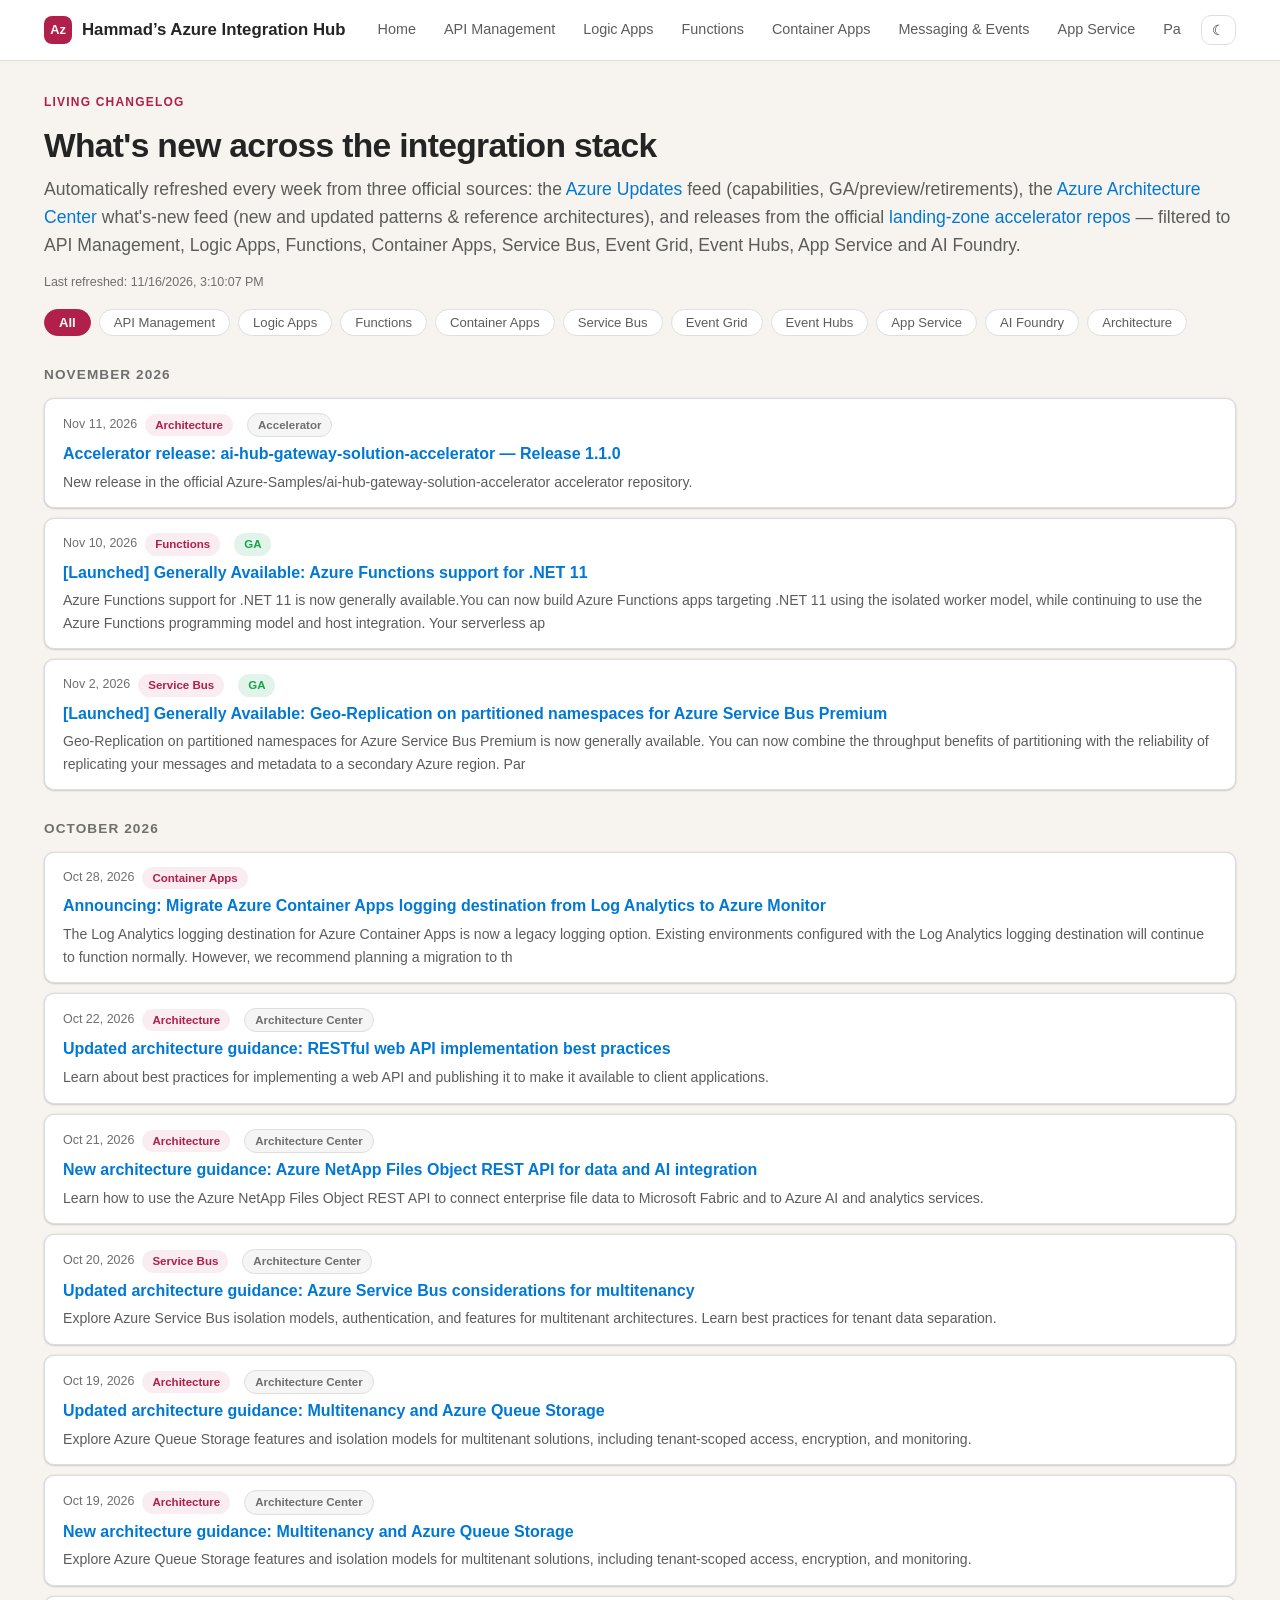
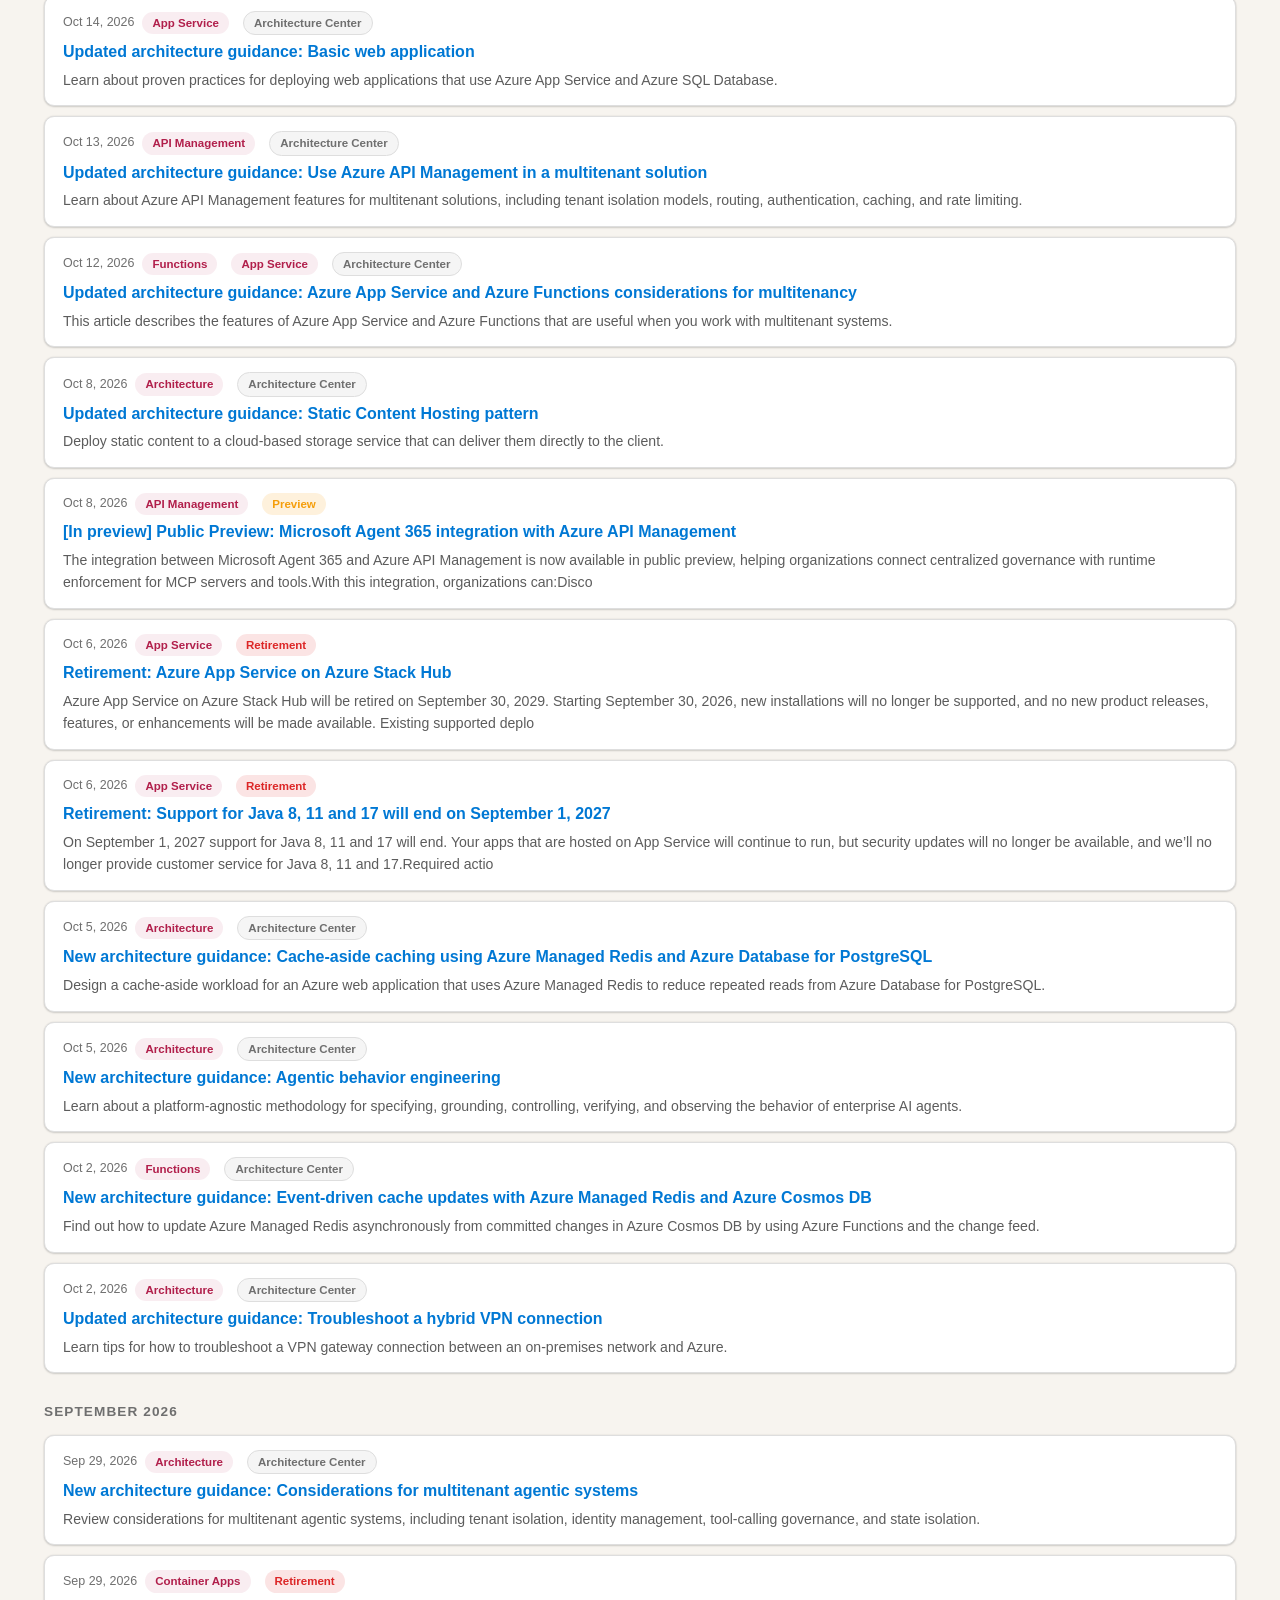
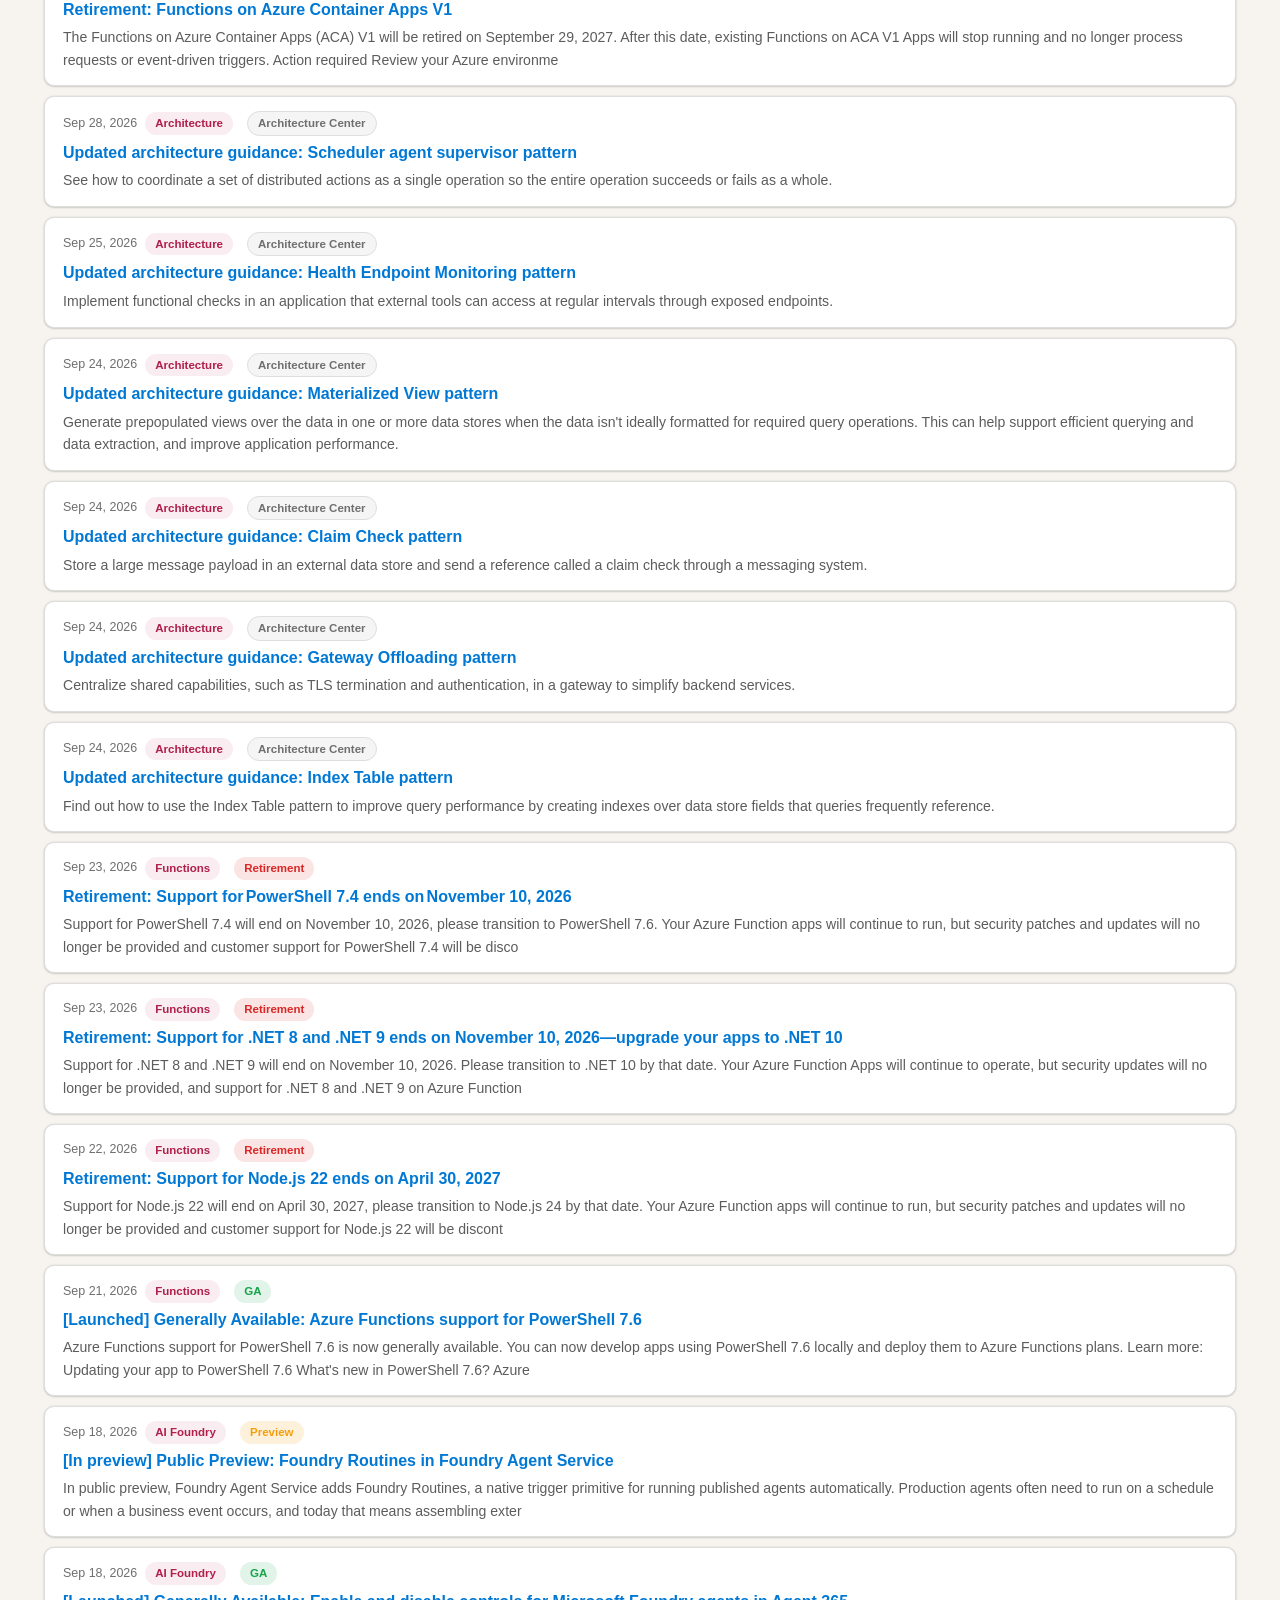
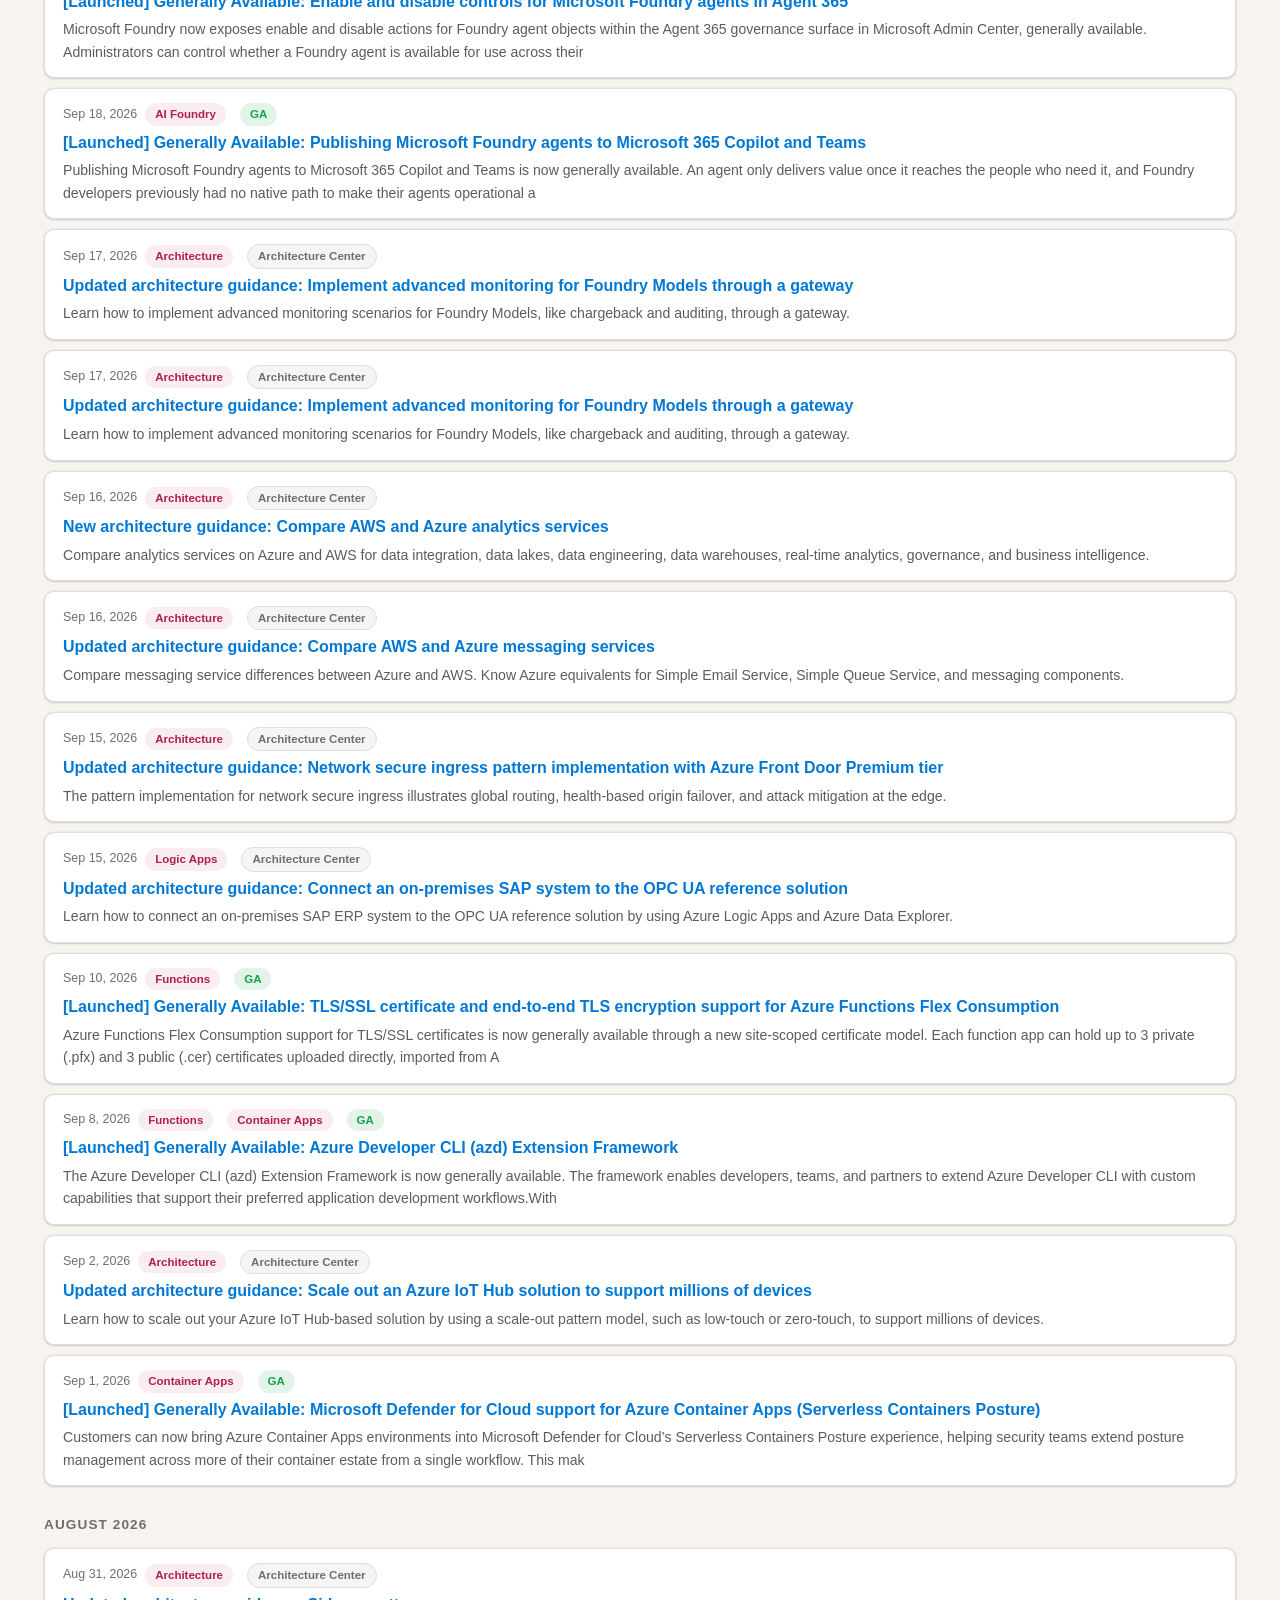
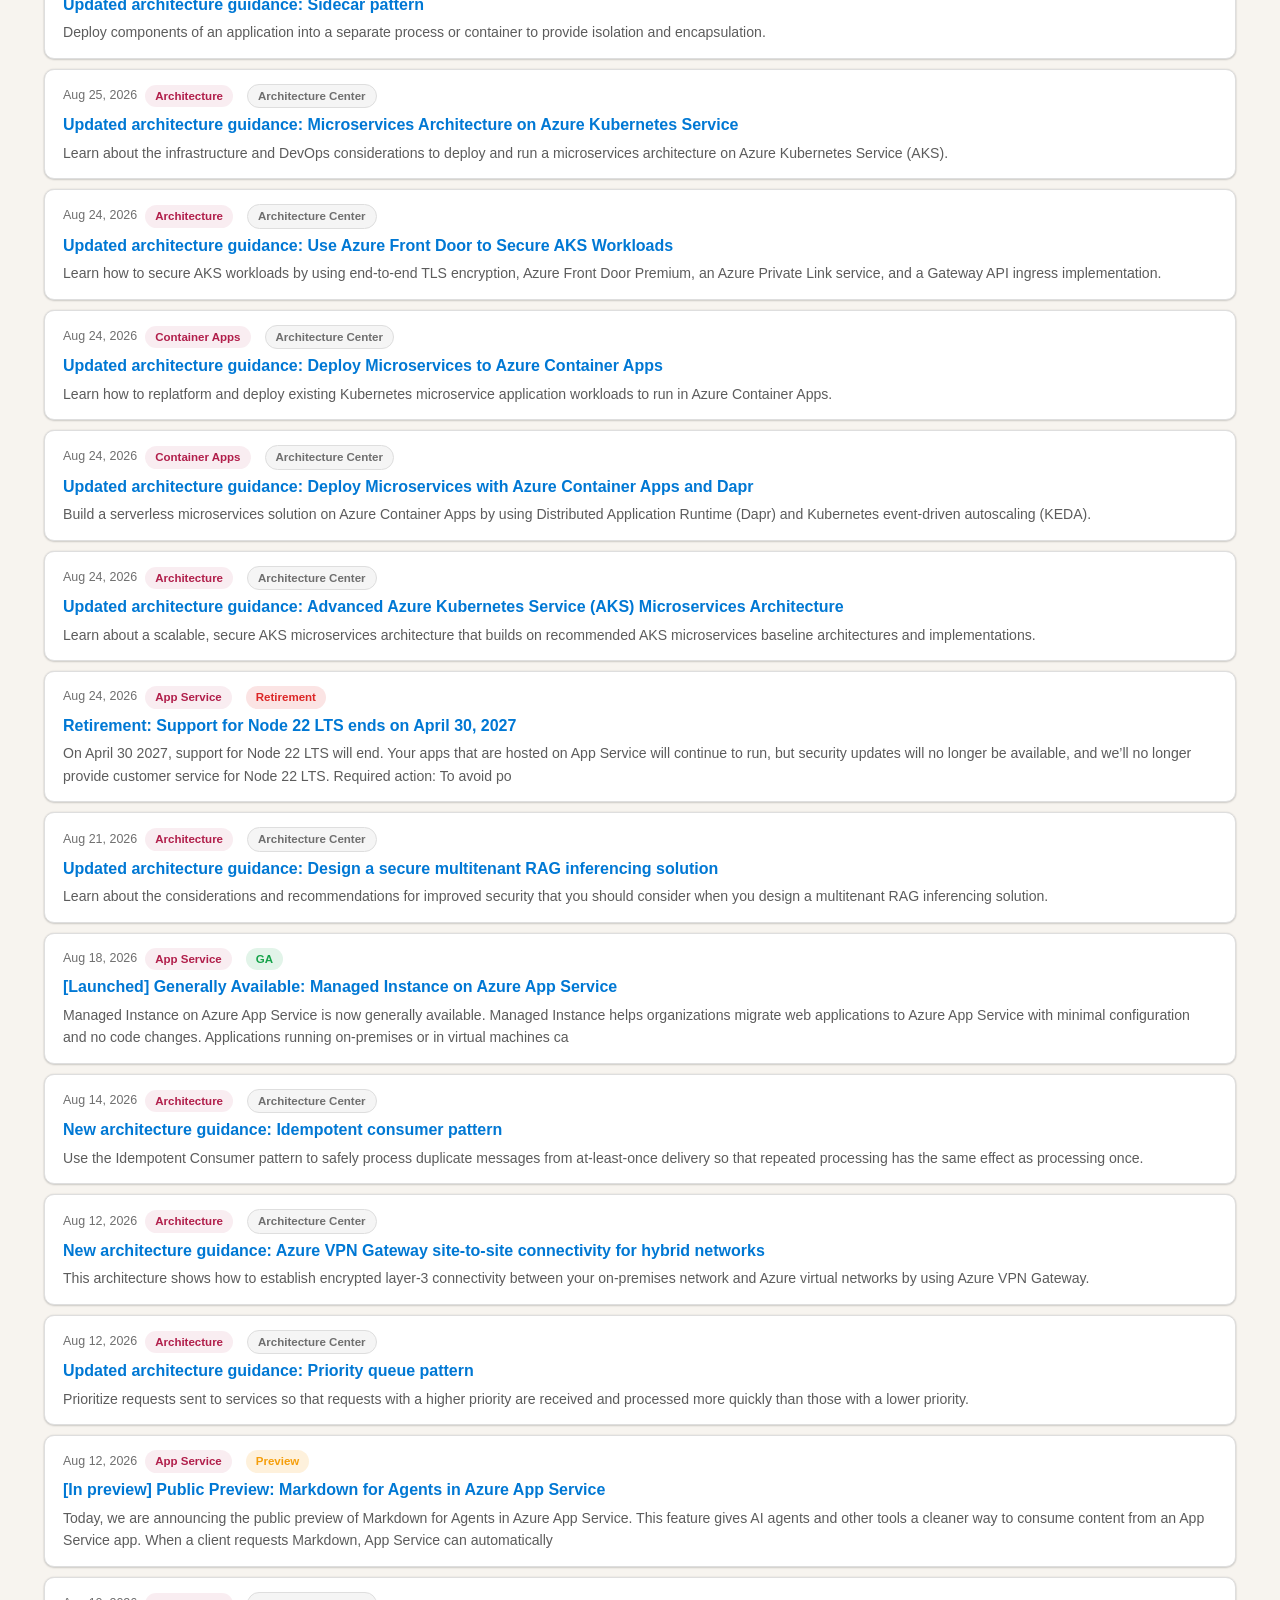
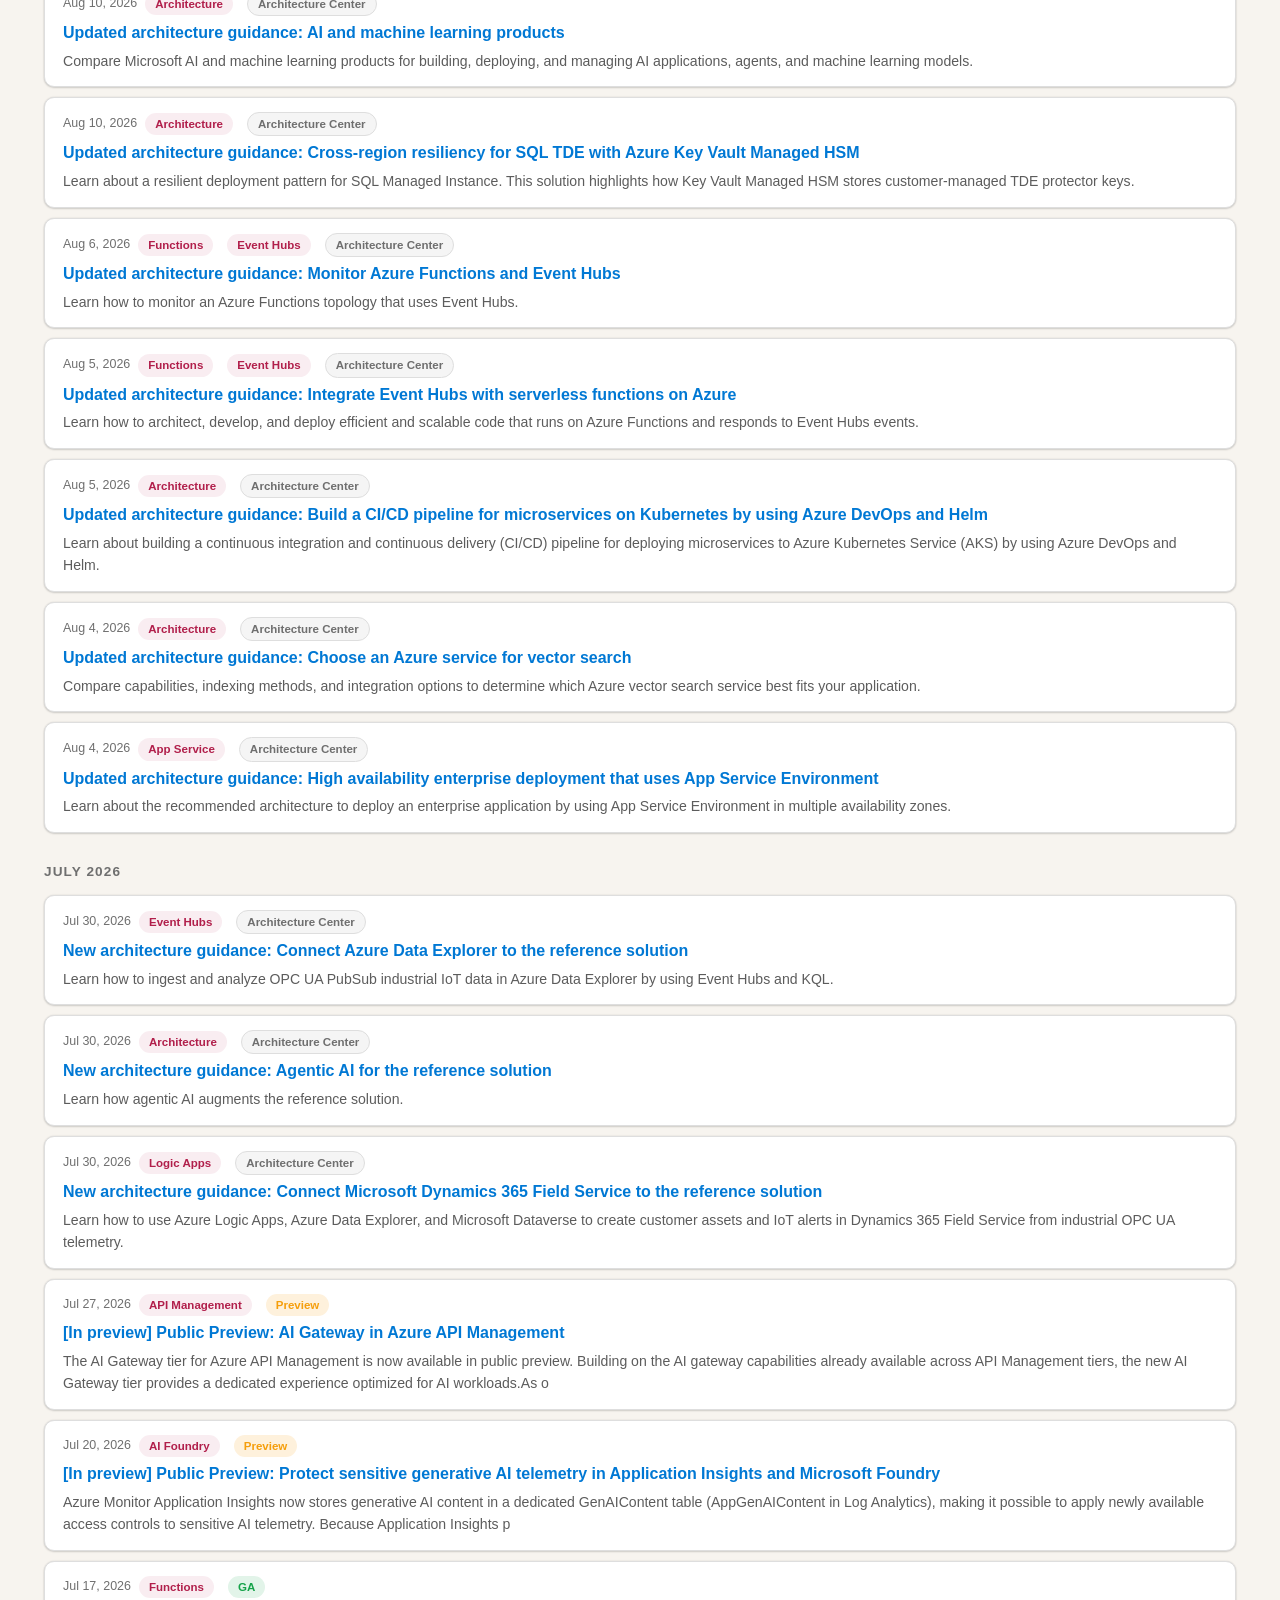
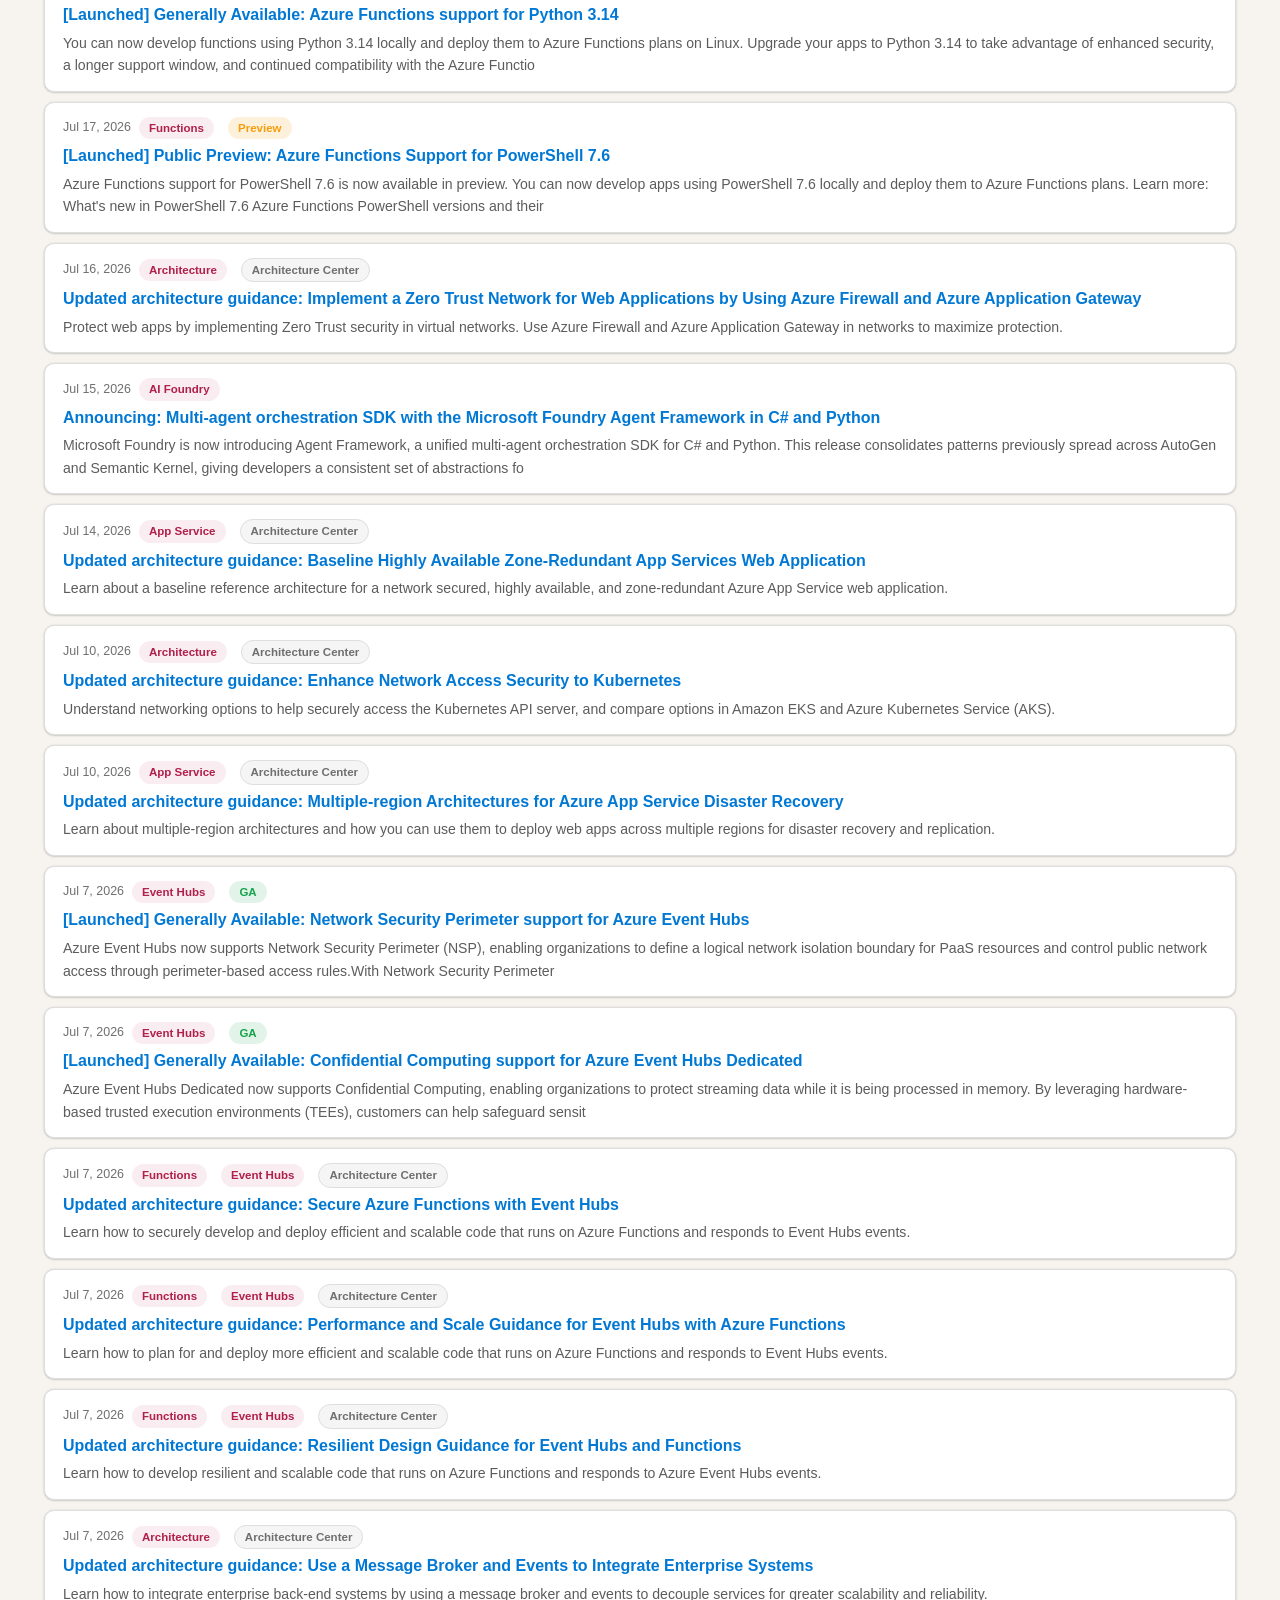
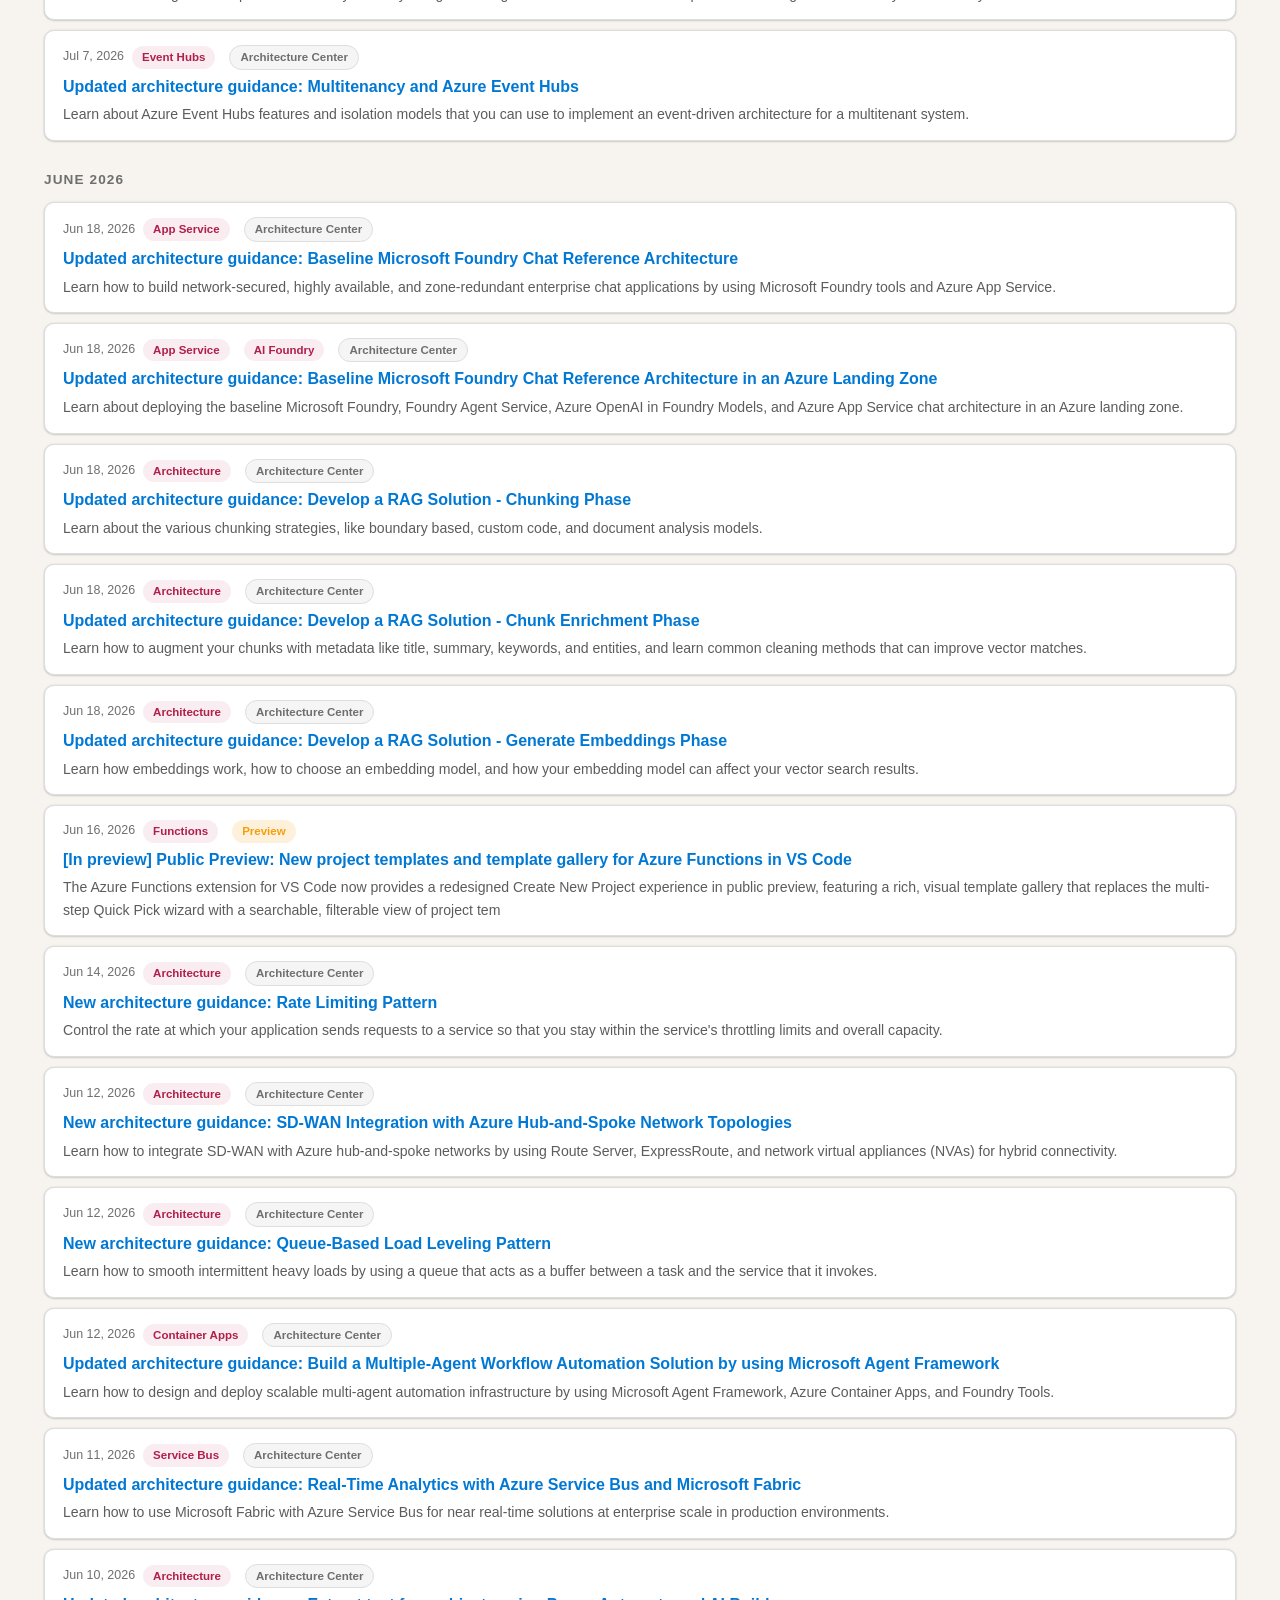
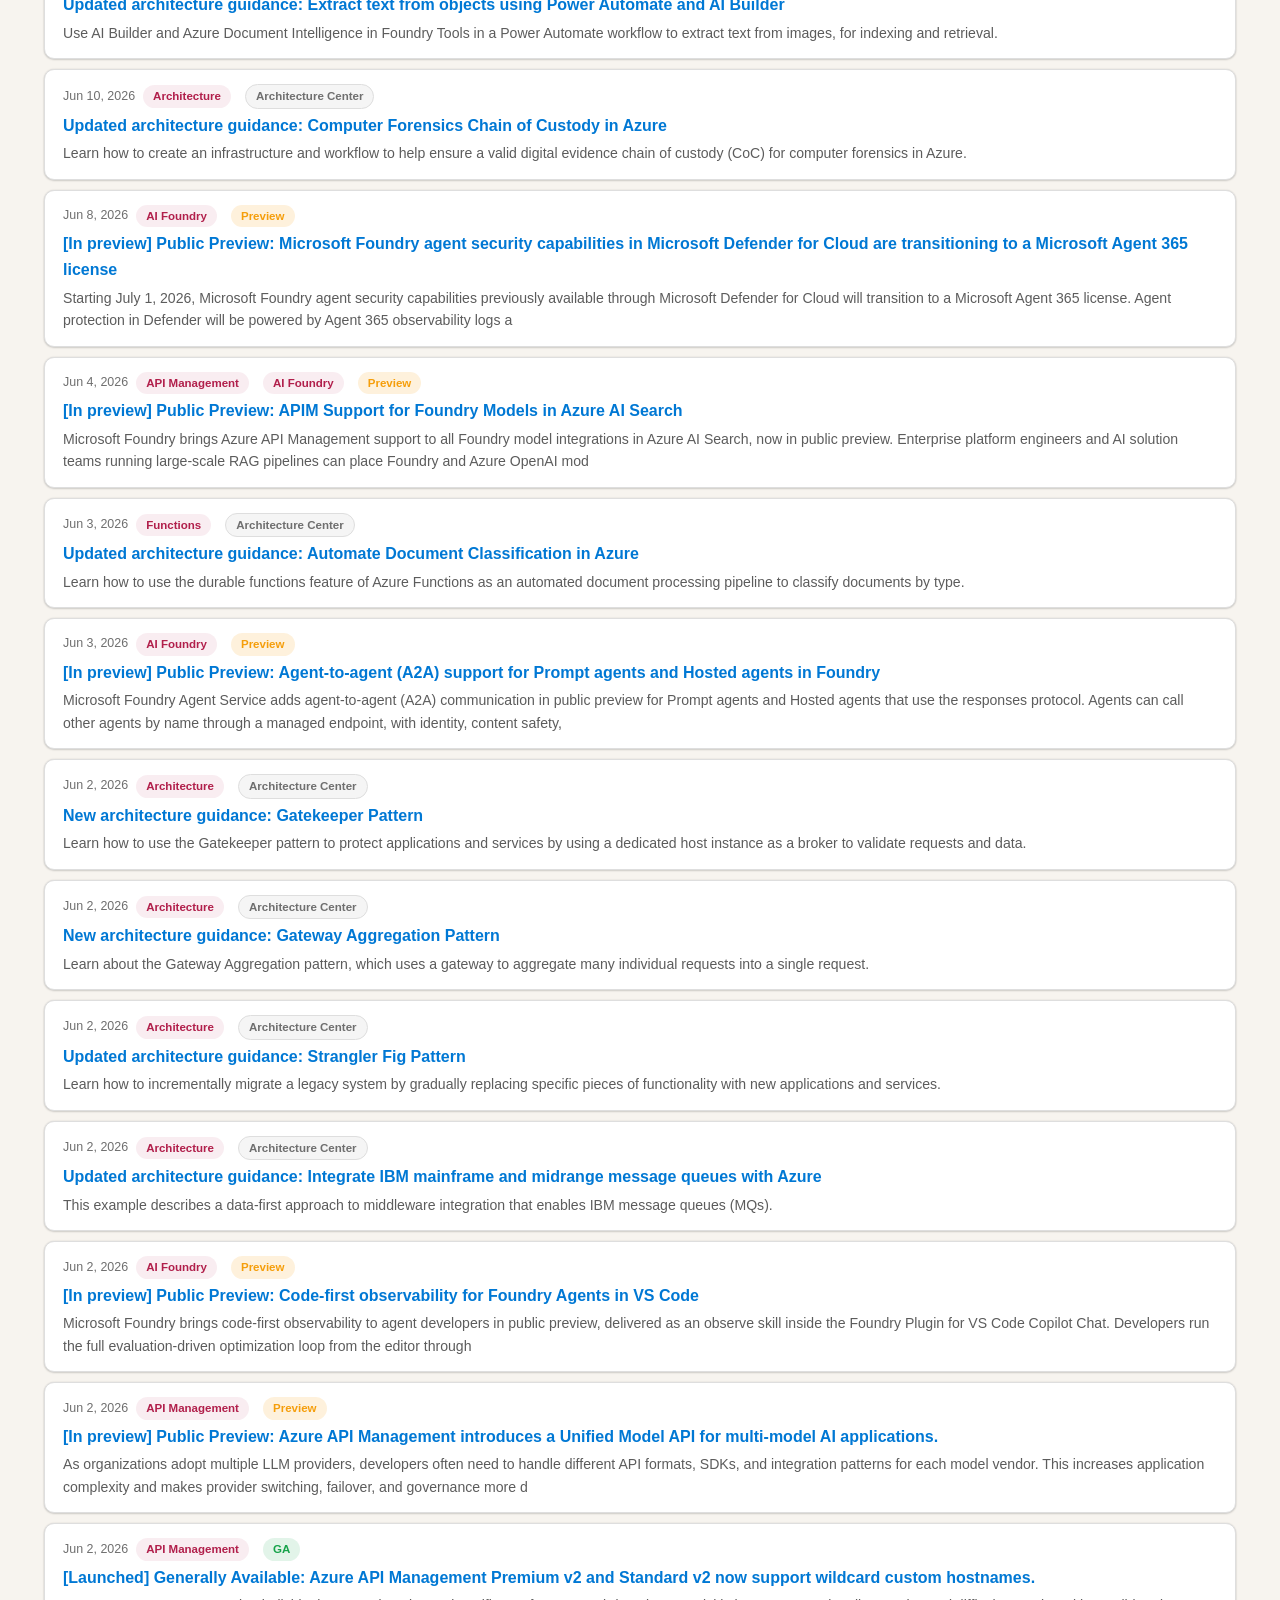
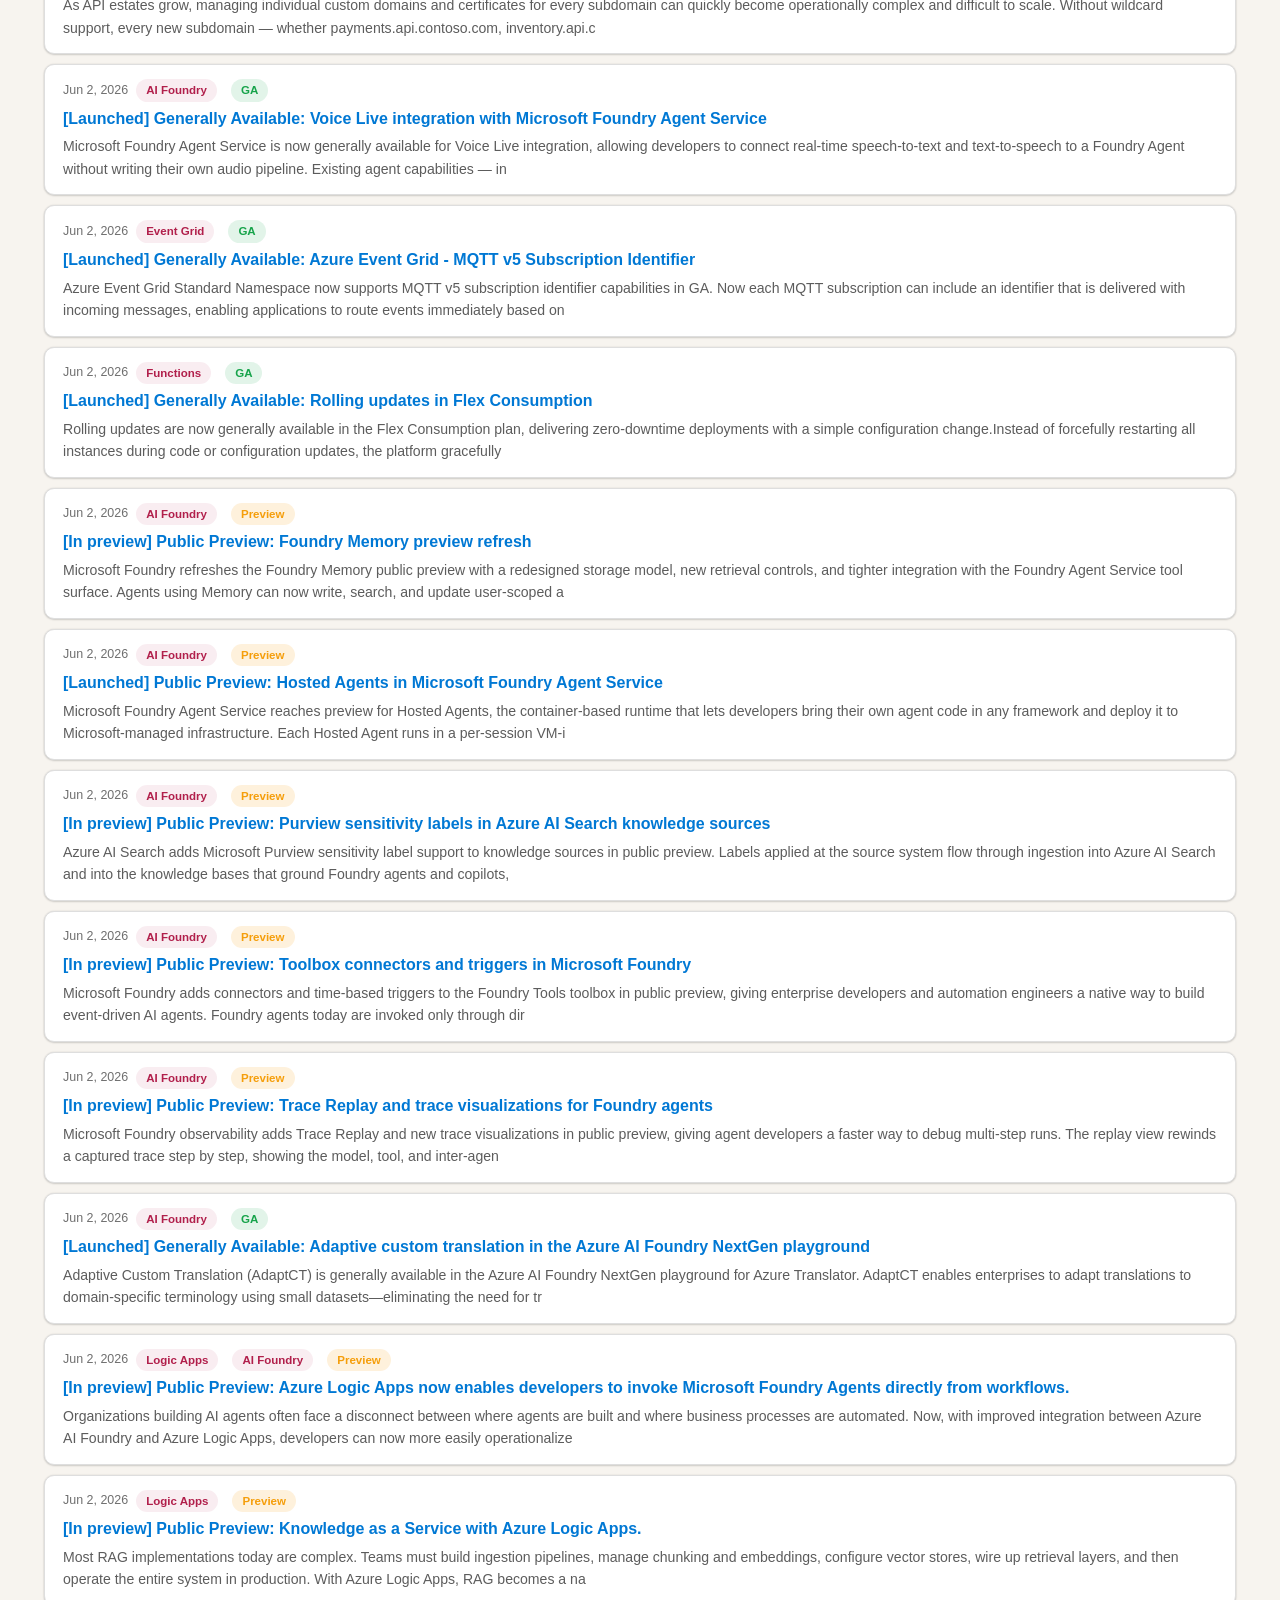
<file: changelog.html>
<!DOCTYPE html>
<html lang="en">
<head>
<meta charset="utf-8">
<meta name="viewport" content="width=device-width, initial-scale=1">
<title>Changelog — Hammad's Azure Integration Hub</title>
<meta name="description" content="Living changelog of Azure API Management, Logic Apps, Functions, Container Apps, Service Bus, Event Grid, Event Hubs and App Service updates, refreshed weekly.">
<script>
  (() => {
    const param = new URLSearchParams(window.location.search).get("clawpilotTheme");
    let stored = null;
    try { stored = localStorage.getItem("cpTheme"); } catch (e) {}
    const theme = param || stored || (window.matchMedia("(prefers-color-scheme: dark)").matches ? "dark" : "light");
    document.documentElement.setAttribute("data-theme", theme);
  })();
</script>
<link rel="stylesheet" href="assets/site.css">
<script src="assets/site.js" defer></script>
</head>
<body>
<main class="page no-toc">
  <div class="content">

    <p class="eyebrow">Living changelog</p>
    <h1>What's new across the integration stack</h1>
    <p class="lede">Automatically refreshed every week from three official sources: the <a href="https://azure.microsoft.com/updates/" target="_blank" rel="noopener">Azure Updates</a> feed (capabilities, GA/preview/retirements), the <a href="https://learn.microsoft.com/azure/architecture/changelog" target="_blank" rel="noopener">Azure Architecture Center</a> what's-new feed (new and updated patterns &amp; reference architectures), and releases from the official <a href="patterns.html#accelerators">landing-zone accelerator repos</a> — filtered to API Management, Logic Apps, Functions, Container Apps, Service Bus, Event Grid, Event Hubs, App Service and AI Foundry.</p>
    <p class="updated-stamp" id="changelog-updated">Loading…</p>

    <div class="changelog-controls" id="changelog-filters"></div>
    <div id="changelog-list"><p class="updated-stamp">Loading changelog…</p></div>

  </div>
</main>
</body>
</html>
</file>
<file: assets/site.css>
:root {
  color-scheme: light;
  --cp-bg: #f7f4ef;
  --cp-bg-elevated: #fcfbf8;
  --cp-surface: #ffffff;
  --cp-surface-soft: #f5f5f5;
  --cp-border: #dedede;
  --cp-border-strong: #919191;
  --cp-text: #242424;
  --cp-text-muted: #5c5c5c;
  --cp-text-soft: #6f6f6f;
  --cp-accent: #b11f4b;
  --cp-accent-hover: #9a1a41;
  --cp-accent-soft: rgba(177, 31, 75, 0.08);
  --cp-accent-fg: #ffffff;
  --cp-success: #16a34a;
  --cp-danger: #dc2626;
  --cp-warning: #f59e0b;
  --cp-link: #0078d4;
  --cp-shadow: 0 18px 48px rgba(0, 0, 0, 0.12);
  --cp-overlay: rgba(255, 255, 255, 0.8);
  --cp-panel: rgba(255, 255, 255, 0.86);
  --cp-panel-strong: rgba(255, 255, 255, 0.96);
  --cp-sheen: rgba(255, 255, 255, 0.55);
  --cp-highlight: rgba(177, 31, 75, 0.12);
}
html[data-theme="dark"] {
  color-scheme: dark;
  --cp-bg: #3d3b3a;
  --cp-bg-elevated: #343231;
  --cp-surface: #292929;
  --cp-surface-soft: #2e2e2e;
  --cp-border: #474747;
  --cp-border-strong: #5f5f5f;
  --cp-text: #dedede;
  --cp-text-muted: #919191;
  --cp-text-soft: #b0b0b0;
  --cp-accent: #fd8ea1;
  --cp-accent-hover: #fb7b91;
  --cp-accent-soft: rgba(253, 142, 161, 0.14);
  --cp-accent-fg: #1a1a1a;
  --cp-success: #4ade80;
  --cp-danger: #f87171;
  --cp-warning: #fbbf24;
  --cp-link: #4da6ff;
  --cp-shadow: 0 18px 48px rgba(0, 0, 0, 0.32);
  --cp-overlay: rgba(41, 41, 41, 0.88);
  --cp-panel: rgba(41, 41, 41, 0.72);
  --cp-panel-strong: rgba(41, 41, 41, 0.96);
  --cp-sheen: rgba(255, 255, 255, 0.04);
  --cp-highlight: rgba(253, 142, 161, 0.12);
}

* { box-sizing: border-box; }

html { scroll-behavior: smooth; }

body {
  margin: 0;
  background: var(--cp-bg);
  color: var(--cp-text);
  font-family: "Segoe UI", Aptos, Calibri, -apple-system, BlinkMacSystemFont, sans-serif;
  font-size: 16px;
  line-height: 1.6;
}

code, pre, .mono {
  font-family: Consolas, "Courier New", Courier, monospace;
}

a { color: var(--cp-link); text-decoration: none; }
a:hover { text-decoration: underline; }

/* ---------- Header ---------- */
.site-header {
  position: sticky;
  top: 0;
  z-index: 50;
  background: var(--cp-panel-strong);
  backdrop-filter: blur(8px);
  border-bottom: 1px solid var(--cp-border);
}
.site-header .inner {
  max-width: 1240px;
  margin: 0 auto;
  padding: 0 24px;
  display: flex;
  align-items: center;
  gap: 20px;
  height: 60px;
}
.brand {
  display: flex;
  align-items: center;
  gap: 10px;
  font-weight: 700;
  font-size: 1.05rem;
  color: var(--cp-text) !important;
  white-space: nowrap;
}
.brand:hover { text-decoration: none; }
.brand .logo {
  width: 28px; height: 28px;
  border-radius: 8px;
  background: var(--cp-accent);
  color: var(--cp-accent-fg);
  display: inline-flex;
  align-items: center;
  justify-content: center;
  font-size: 0.8rem;
  font-weight: 800;
}
.site-nav {
  display: flex;
  gap: 4px;
  overflow-x: auto;
  flex: 1;
}
.site-nav a {
  padding: 6px 12px;
  border-radius: 0.625rem;
  color: var(--cp-text-muted);
  font-size: 0.9rem;
  font-weight: 500;
  white-space: nowrap;
}
.site-nav a:hover { background: var(--cp-surface-soft); color: var(--cp-text); text-decoration: none; }
.site-nav a.active { background: var(--cp-accent-soft); color: var(--cp-accent); font-weight: 600; }

.theme-toggle {
  border: 1px solid var(--cp-border);
  background: var(--cp-surface);
  color: var(--cp-text);
  border-radius: 0.625rem;
  padding: 6px 10px;
  cursor: pointer;
  font-size: 0.85rem;
}
.theme-toggle:hover { border-color: var(--cp-border-strong); }

/* ---------- Layout ---------- */
.page {
  max-width: 1240px;
  margin: 0 auto;
  padding: 32px 24px 80px;
  display: grid;
  grid-template-columns: 220px 1fr;
  gap: 40px;
}
.page.no-toc { grid-template-columns: 1fr; }

.toc {
  position: sticky;
  top: 84px;
  align-self: start;
  font-size: 0.85rem;
  max-height: calc(100vh - 110px);
  overflow-y: auto;
}
.toc h4 {
  margin: 0 0 8px;
  font-size: 0.75rem;
  text-transform: uppercase;
  letter-spacing: 0.08em;
  color: var(--cp-text-soft);
}
.toc a {
  display: block;
  padding: 4px 10px;
  color: var(--cp-text-muted);
  border-left: 2px solid var(--cp-border);
}
.toc a:hover { color: var(--cp-accent); border-left-color: var(--cp-accent); text-decoration: none; }

@media (max-width: 900px) {
  .page { grid-template-columns: 1fr; }
  .toc { display: none; }
}

/* ---------- Typography ---------- */
.content h1 {
  font-size: 2.1rem;
  line-height: 1.2;
  margin: 0 0 8px;
  letter-spacing: -0.02em;
}
.content h2 {
  font-size: 1.45rem;
  margin: 44px 0 14px;
  padding-bottom: 8px;
  border-bottom: 1px solid var(--cp-border);
  letter-spacing: -0.01em;
}
.content h3 { font-size: 1.15rem; margin: 28px 0 10px; }
.content p { margin: 0 0 14px; }
.lede {
  font-size: 1.1rem;
  color: var(--cp-text-muted);
  margin-bottom: 24px;
}
.eyebrow {
  text-transform: uppercase;
  letter-spacing: 0.1em;
  font-size: 0.75rem;
  font-weight: 700;
  color: var(--cp-accent);
  margin: 0 0 6px;
}

/* ---------- Cards & grids ---------- */
.card-grid {
  display: grid;
  grid-template-columns: repeat(auto-fill, minmax(280px, 1fr));
  gap: 16px;
  margin: 16px 0;
}
.card {
  background: var(--cp-surface);
  border: 1px solid var(--cp-border);
  border-radius: 16px;
  padding: 18px 20px;
  box-shadow: 0 0 2px rgba(0,0,0,0.12), 0 1px 2px rgba(0,0,0,0.14);
}
.card h3, .card h4 { margin: 0 0 6px; font-size: 1.02rem; }
.card p { margin: 0; font-size: 0.9rem; color: var(--cp-text-muted); }
.card .card-kicker {
  font-size: 0.72rem;
  text-transform: uppercase;
  letter-spacing: 0.08em;
  color: var(--cp-accent);
  font-weight: 700;
  margin-bottom: 4px;
}
a.card { display: block; color: inherit; }
a.card:hover { text-decoration: none; border-color: var(--cp-accent); }

/* ---------- Hero (index) ---------- */
.hero {
  background: var(--cp-surface);
  border: 1px solid var(--cp-border);
  border-radius: 16px;
  padding: 40px;
  margin-bottom: 32px;
  box-shadow: 0 0 2px rgba(0,0,0,0.12), 0 1px 2px rgba(0,0,0,0.14);
}
.hero h1 { font-size: 2.3rem; margin: 0 0 10px; letter-spacing: -0.02em; }
.hero p { max-width: 720px; }

/* ---------- Tables ---------- */
table {
  width: 100%;
  border-collapse: collapse;
  margin: 16px 0;
  font-size: 0.9rem;
  background: var(--cp-surface);
  border: 1px solid var(--cp-border);
  border-radius: 0.625rem;
  overflow: hidden;
}
th, td {
  text-align: left;
  padding: 10px 14px;
  border-bottom: 1px solid var(--cp-border);
  vertical-align: top;
}
th {
  background: var(--cp-surface-soft);
  font-size: 0.78rem;
  text-transform: uppercase;
  letter-spacing: 0.06em;
  color: var(--cp-text-soft);
}
tr:last-child td { border-bottom: none; }

/* ---------- Badges / pills ---------- */
.pill {
  display: inline-block;
  padding: 2px 10px;
  border-radius: 999px;
  font-size: 0.72rem;
  font-weight: 600;
  background: var(--cp-accent-soft);
  color: var(--cp-accent);
  margin-right: 6px;
  white-space: nowrap;
}
.pill.ga { background: rgba(22, 163, 74, 0.12); color: var(--cp-success); }
.pill.preview { background: rgba(245, 158, 11, 0.14); color: var(--cp-warning); }
.pill.retire { background: rgba(220, 38, 38, 0.12); color: var(--cp-danger); }
.pill.source { background: var(--cp-surface-soft); color: var(--cp-text-soft); border: 1px solid var(--cp-border); }

/* ---------- Diagrams ---------- */
.diagram {
  background: var(--cp-surface);
  border: 1px solid var(--cp-border);
  border-radius: 16px;
  padding: 20px;
  margin: 18px 0;
  overflow-x: auto;
  box-shadow: 0 0 2px rgba(0,0,0,0.12), 0 1px 2px rgba(0,0,0,0.14);
}
.diagram .caption {
  font-size: 0.82rem;
  color: var(--cp-text-soft);
  margin-top: 10px;
  text-align: center;
}
.mermaid { display: flex; justify-content: center; }

/* ---------- Code ---------- */
pre {
  background: var(--cp-surface-soft);
  border: 1px solid var(--cp-border);
  border-radius: 0.625rem;
  padding: 14px 16px;
  overflow-x: auto;
  font-size: 0.82rem;
  line-height: 1.5;
}
code {
  background: var(--cp-surface-soft);
  border: 1px solid var(--cp-border);
  border-radius: 4px;
  padding: 1px 5px;
  font-size: 0.85em;
}
pre code { background: none; border: none; padding: 0; }

/* ---------- Callouts ---------- */
.callout {
  border: 1px solid var(--cp-border);
  border-left: 4px solid var(--cp-accent);
  background: var(--cp-accent-soft);
  border-radius: 0.625rem;
  padding: 14px 18px;
  margin: 16px 0;
  font-size: 0.92rem;
}
.callout strong:first-child { color: var(--cp-accent); }

/* ---------- Changelog ---------- */
.changelog-controls {
  display: flex;
  gap: 8px;
  flex-wrap: wrap;
  margin: 16px 0 24px;
}
.filter-btn {
  border: 1px solid var(--cp-border);
  background: var(--cp-surface);
  color: var(--cp-text-muted);
  border-radius: 999px;
  padding: 5px 14px;
  font-size: 0.82rem;
  cursor: pointer;
  font-family: inherit;
}
.filter-btn:hover { border-color: var(--cp-accent); color: var(--cp-accent); }
.filter-btn.active {
  background: var(--cp-accent);
  border-color: var(--cp-accent);
  color: var(--cp-accent-fg);
  font-weight: 600;
}
.changelog-entry {
  background: var(--cp-surface);
  border: 1px solid var(--cp-border);
  border-radius: 0.625rem;
  padding: 14px 18px;
  margin-bottom: 10px;
  box-shadow: 0 0 2px rgba(0,0,0,0.12), 0 1px 2px rgba(0,0,0,0.14);
}
.changelog-entry .meta {
  display: flex;
  align-items: center;
  gap: 8px;
  flex-wrap: wrap;
  margin-bottom: 4px;
  font-size: 0.78rem;
  color: var(--cp-text-soft);
}
.changelog-entry h3 { margin: 0 0 4px; font-size: 1rem; }
.changelog-entry p { margin: 0; font-size: 0.88rem; color: var(--cp-text-muted); }
.changelog-month {
  margin: 28px 0 12px;
  font-size: 0.85rem;
  font-weight: 700;
  text-transform: uppercase;
  letter-spacing: 0.08em;
  color: var(--cp-text-soft);
}

/* ---------- Footer ---------- */
.site-footer {
  border-top: 1px solid var(--cp-border);
  padding: 24px;
  text-align: center;
  font-size: 0.82rem;
  color: var(--cp-text-soft);
}

/* ---------- Misc ---------- */
.two-col {
  display: grid;
  grid-template-columns: 1fr 1fr;
  gap: 20px;
}
@media (max-width: 800px) { .two-col { grid-template-columns: 1fr; } }

ul.checklist { padding-left: 0; list-style: none; }
ul.checklist li { padding-left: 26px; position: relative; margin-bottom: 6px; }
ul.checklist li::before {
  content: "✓";
  position: absolute;
  left: 0;
  color: var(--cp-success);
  font-weight: 700;
}

.updated-stamp { font-size: 0.78rem; color: var(--cp-text-soft); }

/* ---------- Service icons (official Azure architecture icons) ---------- */
.svc-icon {
  width: 42px;
  height: 42px;
  display: block;
  margin-bottom: 10px;
}
.svc-icon-row { display: flex; gap: 10px; margin-bottom: 10px; }
.svc-icon-row .svc-icon { margin-bottom: 0; }
.title-row {
  display: flex;
  align-items: center;
  gap: 18px;
  margin-bottom: 10px;
}
.title-row .page-icon { width: 64px; height: 64px; flex-shrink: 0; }
.title-row .eyebrow { margin: 0 0 4px; }
.title-row h1 { margin: 0; }
.h2-icon {
  width: 26px;
  height: 26px;
  vertical-align: -5px;
  margin-right: 8px;
}
</file>
